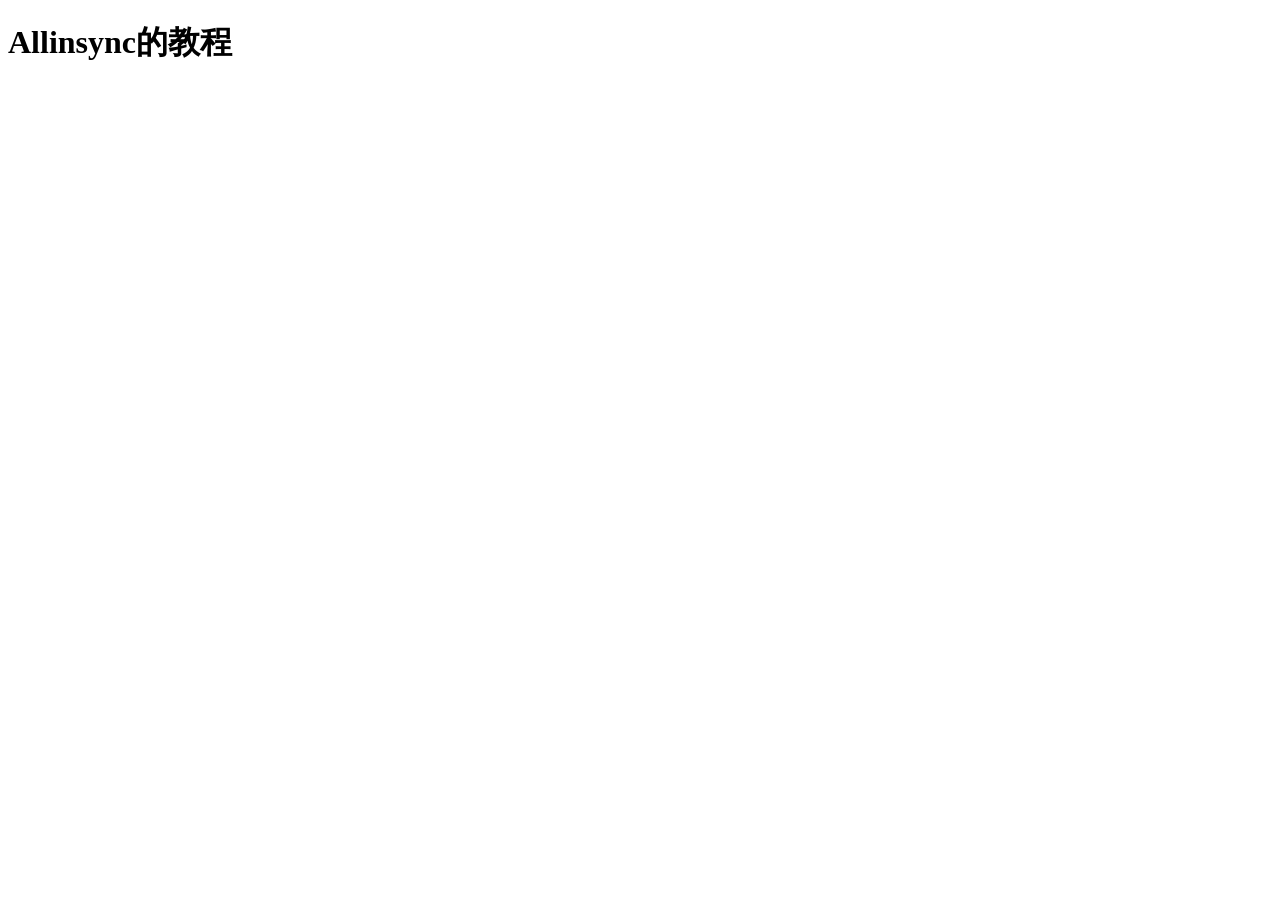
<file: index.html>
<!DOCTYPE html>
<html lang="en">
<head>
    <meta charset="UTF-8">
    <meta name="viewport" content="width=device-width, initial-scale=1.0">
    <title>JS指导书</title>
</head>
<body>
    <h1>Allinsync的教程</h1>
    <!--<script src="./chapter01.js"></script>-->
    <script src="./chapter02-Object.js"></script>
</body>
</html>
</file>
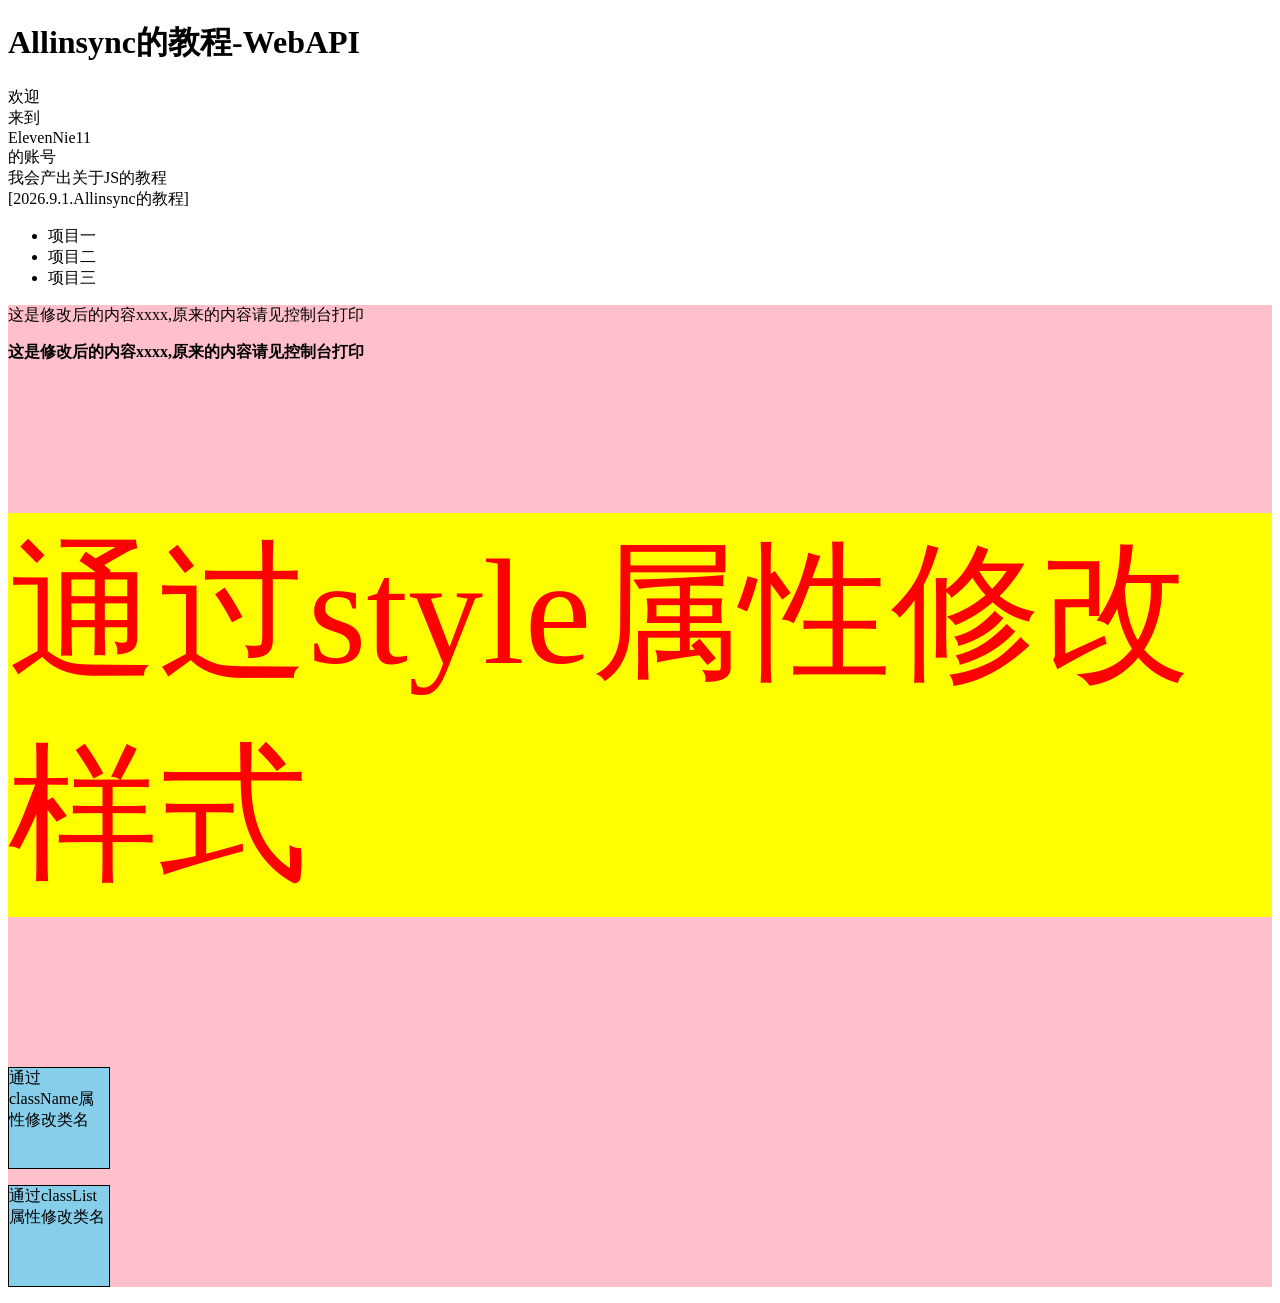
<file: Web-APIs/index.html>
<!DOCTYPE html>
<html lang="zh-CN">
<head>
    <meta charset="UTF-8">
    <meta name="viewport" content="width=device-width, initial-scale=1.0">
    <title>JS指导书</title>
    <link rel="stylesheet" href="../Web-APIs/style.css">
</head>
<body>
    <h1>Allinsync的教程-WebAPI</h1>

    <div id="div1">欢迎</div>
    <div class="div2">来到</div>
    <div id="div3">ElevenNie11</div>
    <div id="div3">的账号</div>
    <div class="div4">我会产出关于JS的教程</div>
    <nav class="div4">[2026.9.1.Allinsync的教程]</nav>

    <ul class = "projectList">
        <li>项目一</li>
        <li>项目二</li>
        <li>项目三</li>
    </ul>

    <main id="box">
        <p>原来这里是GitHub账号: ElevenNie11</p>
        <p>来看看innerHTML</p>
        <p>通过style属性修改样式</p>
        <p>通过className属性修改类名</p>
        <p>通过classList属性修改类名</p>
    </main>

    <script src="../Web-APIs/Chapter03-DOM.js">
        const firstLi = doucument.querySelector('ul li:first-child'); 
        console.log(firstLi.textContent); // 控制台打印: 项目一
    </script>

</body>
</html>
</file>
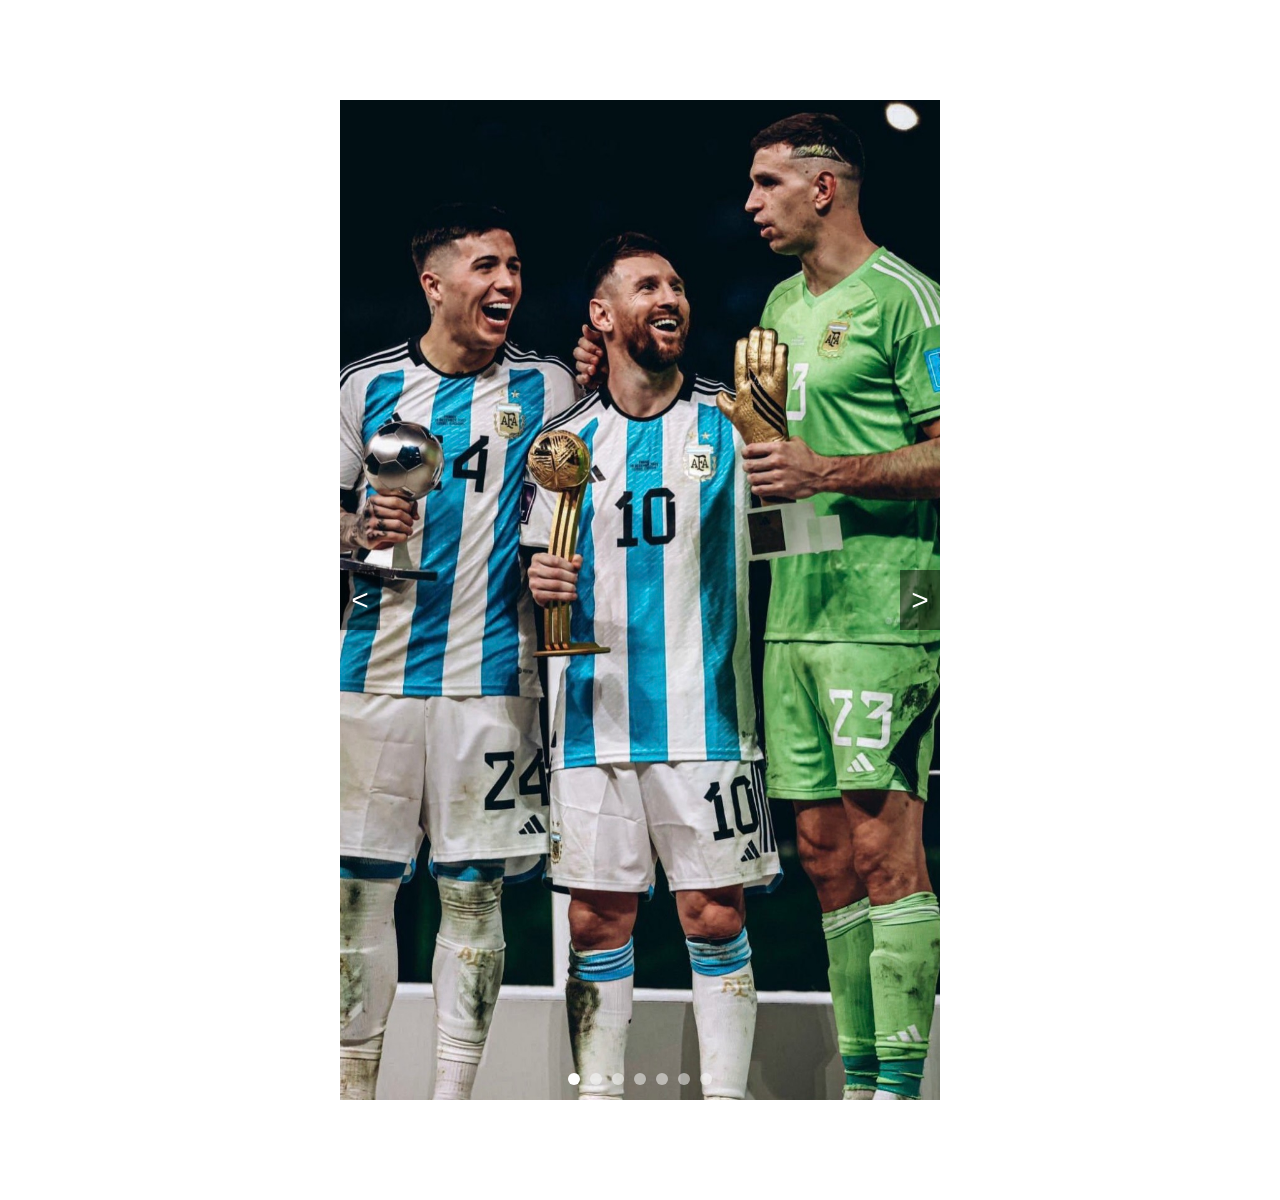
<file: 实战练习/练习01-轮播图/index.html>
<!DOCTYPE html>
<html lang="zh-CN">
<head>
    <meta charset="UTF-8">
    <meta name="viewport" content="width=device-width, initial-scale=1.0">
    <title>轮播图-ARG🩵</title>
    <link rel="stylesheet" href="../练习01-轮播图/style.css">
</head>

<body>
   <div class="carousel">
    <!-- 图片区域 -->
       <div class="images">
           <img src="../练习01-轮播图/Images/1.jpg" alt="图片1" class="active">
           <img src="../练习01-轮播图/Images/2.jpg" alt="图片2">
           <img src="../练习01-轮播图/Images/3.jpg" alt="图片3">
           <img src="../练习01-轮播图/Images/4.jpg" alt="图片4">
           <img src="../练习01-轮播图/Images/5.jpg" alt="图片5">
           <img src="../练习01-轮播图/Images/6.jpg" alt="图片6">
           <img src="../练习01-轮播图/Images/7.jpg" alt="图片7">
       </div> <!--图片区域结束-->

    <!--按钮区域-->
         <button class="prev">&lt;</button>  <!-- &lt;是代表< -->
         <button class="next">&gt;</button>  <!-- &gt;是代表> -->

    <!--小圆点-->
         <div class="dots">
             <span class="active"></span>
             <span></span>
             <span></span>
             <span></span>
             <span></span>
             <span></span>
             <span></span>
         </div><!--小圆点结束-->

   </div><!--轮播图结束-->

   <!--轮播图脚本-->
    <script src="../练习01-轮播图/lunboScript.js"></script>
</body>
</html>
</file>
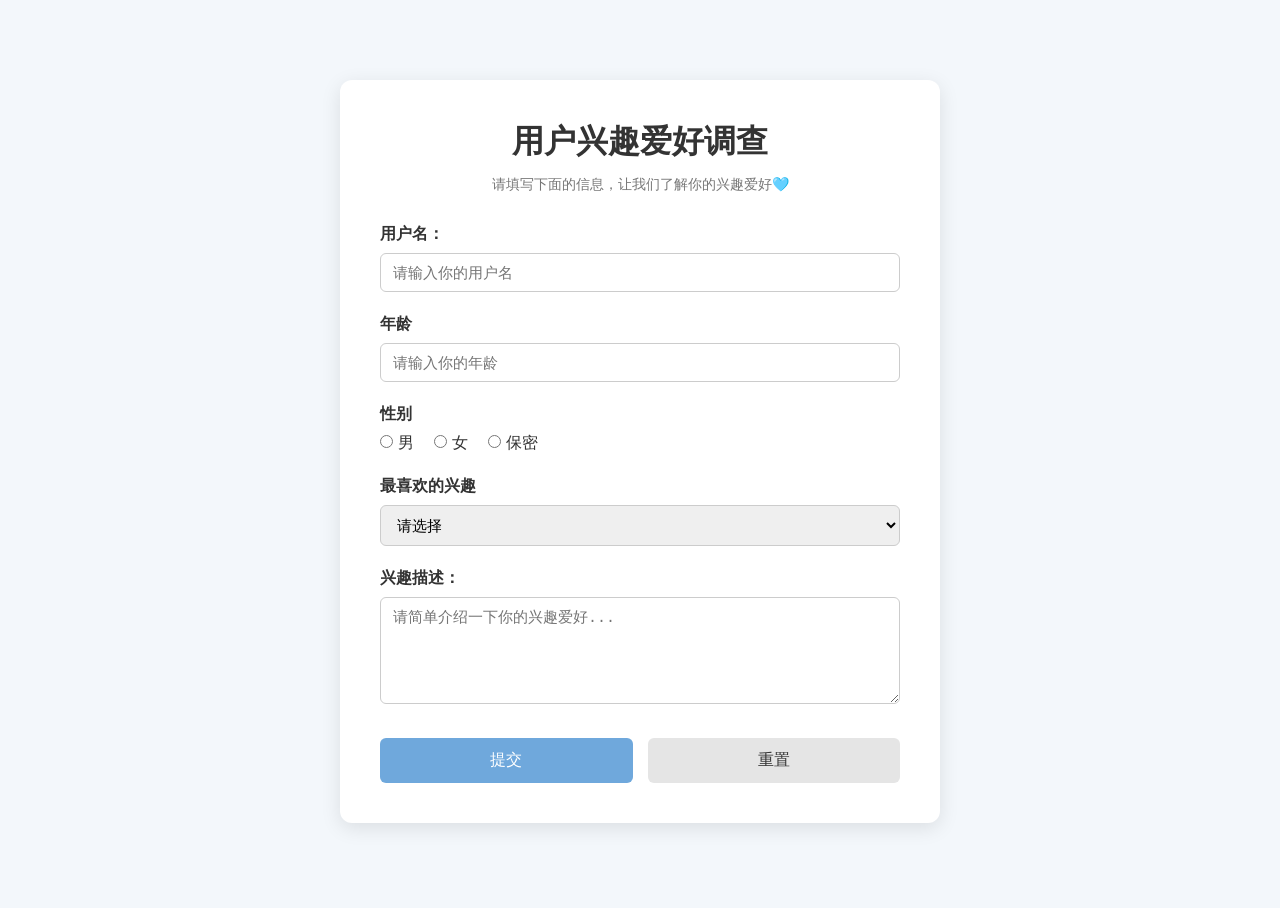
<file: 实战练习/练习02-用户兴趣爱好收集/index.html>
<!DOCTYPE html>
<html lang="zh-CN">
<head>
    <meta charset="UTF-8">
    <meta name="viewport" content="width=device-width, initial-scale=1.0">
    <title>用户兴趣爱好收集</title>
    <link rel="stylesheet" href="../练习02-用户兴趣爱好收集/style.css">
</head>
<body>
    <div class="container">
        <h1>用户兴趣爱好调查</h1>
        <p class="description">请填写下面的信息，让我们了解你的兴趣爱好🩵</p>
        <!--表单form-->
        <form id="interestForm">
            <!--1.-->
            <div class="form-item">
                <!--for="username"表示：这个label对应的是id="username"的表单元素-->
                <!--重要！！！--><!--for匹配的是id，而不是name-->
                <label for="username">用户名：</label>
                <!--表单提交时，name告诉服务器这个数据叫什么名字(键值对)-->
                <input type="text" id="username" name="username" placeholder="请输入你的用户名">
            </div>

            <!--2.-->
            <div class="form-item">
                <label for="age">年龄</label>
                <!--min和max限制年龄范围-->
                <input type="number" id="age" name="age" min="18" max="100" placeholder="请输入你的年龄">
            </div>

            <!--3.-->
            <div class="form-item">
                <label>性别</label>
                <!--选项-->
                <div class="options">
                    <label><input type="radio" name="gender" value="男">男</label>
                    <label><input type="radio" name="gender" value="女">女</label>
                    <label><input type="radio" name="gender" value="保密">保密</label>
                </div>
            </div>

            <!--4.兴趣下拉选择框-->
            <div class="form-item">
                <label for="favorite">最喜欢的兴趣</label>
                <select id="favorite" name="favorite">
                    <option value="">请选择</option>
                        <option value="游戏">游戏</option>
                        <option value="音乐">音乐</option>
                        <option value="电影">电影</option>
                        <option value="运动">运动</option>
                        <option value="编程">编程</option>
                        <option value="阅读">阅读</option>
                </select>
            </div>

            <!--5.-->
            <div class="form-item">
                <label for="description">兴趣描述：</label>
                <textarea id="description" name="description" rows="5" placeholder="请简单介绍一下你的兴趣爱好..."></textarea>
            </div>

            <!--提交按钮/重置按钮-->
            <div class="buttons">
                <button type="submit">提交</button>
                <button type="reset">重置</button>
            </div>
        </form><!--表单大容器结束-->
    </div> 
    
    <script src="../练习02-用户兴趣爱好收集/hobbiesScript.js"></script>
</body>
</html>


<!--JS笔记（一）-->
<!-- <label>里的for和<input>里的id的关系-->
<!--这俩是配套使用的。但是for不是让JS获取数据用的-->
<!--for的作用：当点击“用户名”三个字的时候，会自动获取用户名输入框的焦点-->
<!--如果没有for，页面当然会正常显示，但是就不会自动让输入框获得焦点-->

<!--JS笔记（二）-->
<!--name适用于HTML表单的“原生提交机制”（当我们没有写任何的JS代码的时候）-->
<!--用户填写：
            用户名：Eleven
            年龄：  19
-->

<!--HTML收集表单数据：
            username=Eleven
            age=20
    这个时候就是HTML里的name起了作用：name="username" name="age"
-->


<!--JS笔记（三）：表单数据收集-->
<!--方法1. HTML原生提交：name很重要！！！-->
<!--方法2. 开发者自己用JS获取数据（练习02本例就是用的方法2）-->
</file>
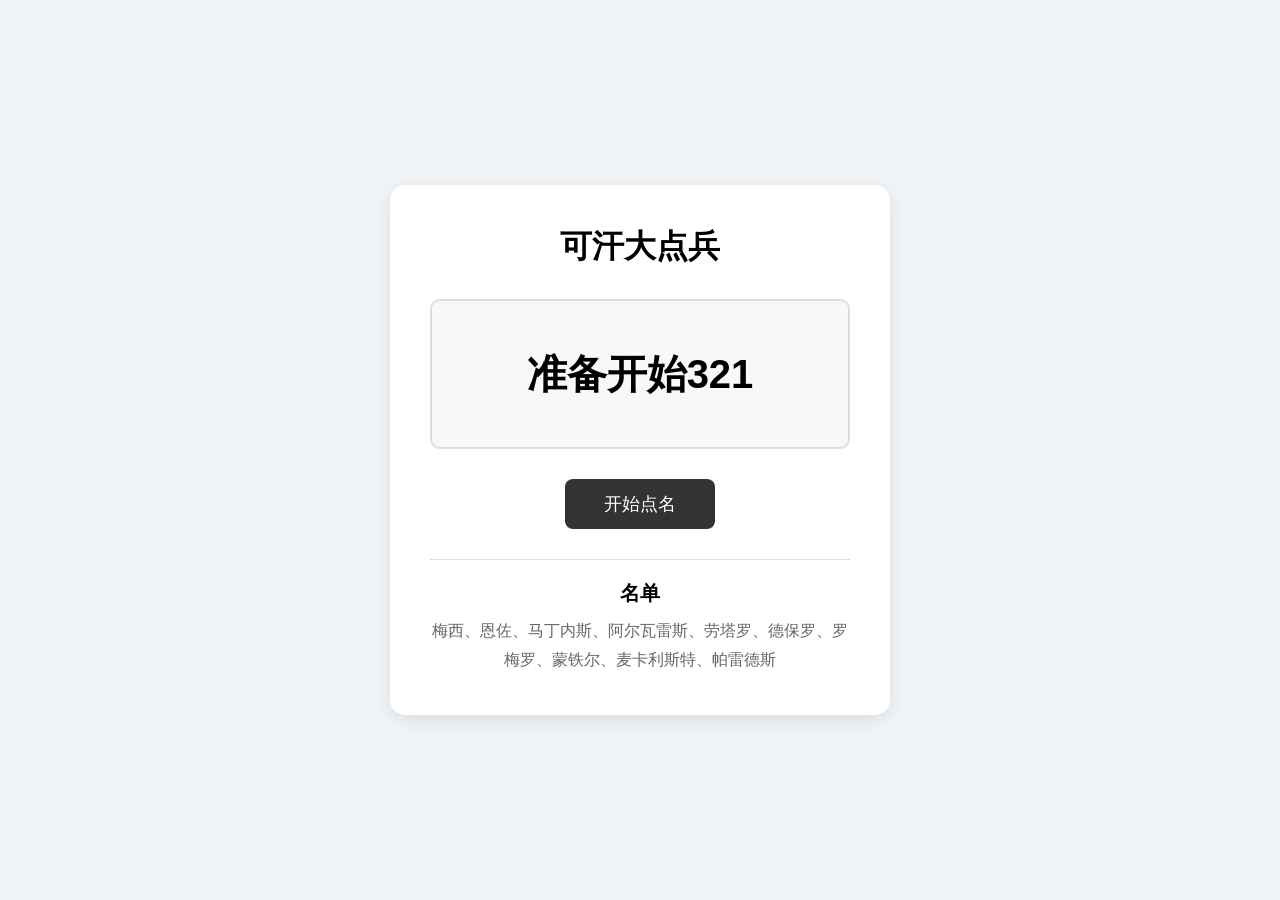
<file: 实战练习/练习03-学生随机点名/index.html>
<!DOCTYPE html>
<html lang="zh-CN">
<head>
    <meta charset="UTF-8">
    <meta name="viewport" content="width=device-width, initial-scale=1.0">
    <title>随机点名</title>
    <link rel="stylesheet" href="../练习03-学生随机点名/style.css">
</head>
<body>
    <div class="container">
        <h1>可汗大点兵</h1>
        <div class="name-box">
            <span id="name">准备开始321</span>
        </div>
        <button id="startButton">开始点名</button>
        <div class="student-list">
            <h2>名单</h2>
            <p id="student">梅西、恩佐、马丁内斯、阿尔瓦雷斯、劳塔罗、德保罗、罗梅罗、蒙铁尔、麦卡利斯特、帕雷德斯</p>
        </div>
    </div>
    <script src="../练习03-学生随机点名/random.js"></script>
</body>
</html>
</file>
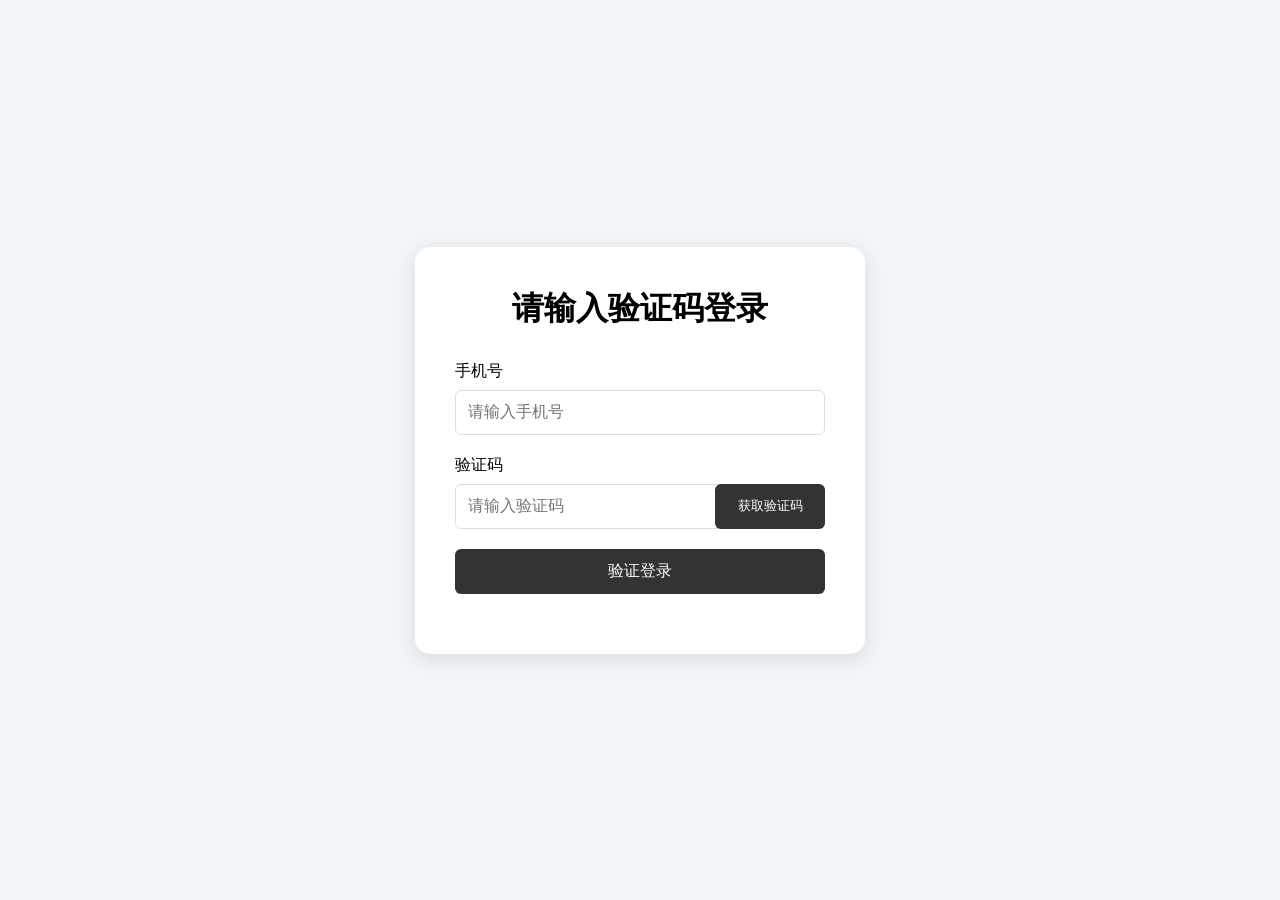
<file: 实战练习/练习04-验证码发送接收/index.html>
<!DOCTYPE html>
<html lang="zh-CN">
<head>
    <meta charset="UTF-8">
    <meta name="viewport" content="width=device-width, initial-scale=1.0">
    <title>验证码界面</title>
    <link rel="stylesheet" href="../练习04-验证码发送接收/style.css">
</head>
    <div class="container">
        <h1>请输入验证码登录</h1>
        <div class="form-item">
            <label for="phone">手机号</label>
            <input type="text" id="phone" placeholder="请输入手机号">
        </div>

        <!--一个div里的元素都在同一行-->
        <div class="form-item code-item">
            <label for="code">验证码</label>
            <input type="text" id="code" placeholder="请输入验证码">
            <button id="getCodeButton">获取验证码</button>
        </div>

        <button id="loginButton">验证登录</button>
        
        <p id="message"><!--用JS代码动态生成登录成功与否--></p>
    </div>
    <!--模拟发送验证码：在控制台查看验证码-->
<body>
    <script src="../练习04-验证码发送接收/verification-code.js"></script>
</body>
</html>
</file>
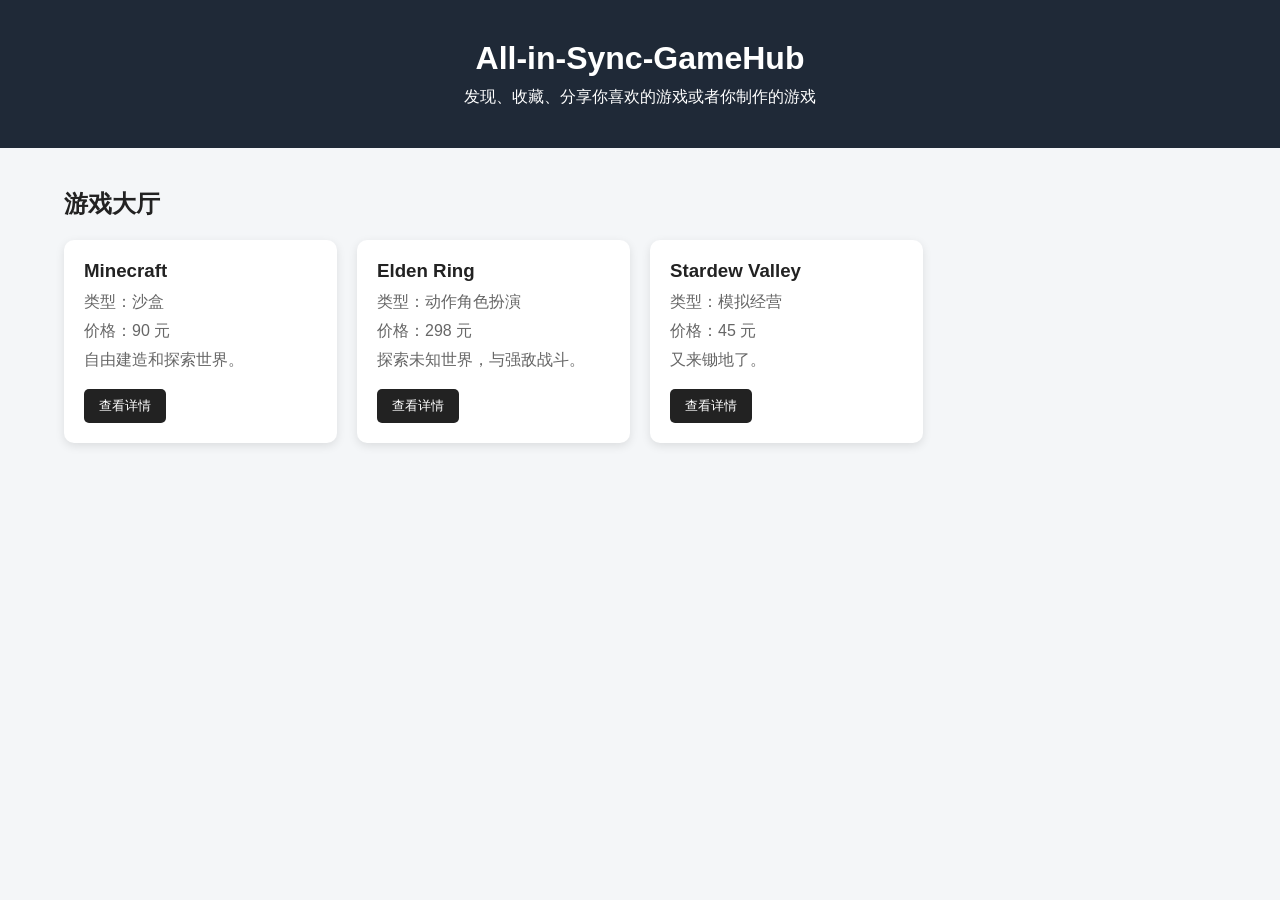
<file: 实战练习/练习05-游戏展示/index.html>
<!DOCTYPE html>
<html lang="en">
<head>
    <meta charset="UTF-8">
    <meta name="viewport" content="width=device-width, initial-scale=1.0">
    <title>GameHub</title>
    <link rel="stylesheet" href="../练习05-游戏展示/style.css">
</head>
<body>
    <header class="header">
        <h1>All-in-Sync-GameHub</h1>
        <p>发现、收藏、分享你喜欢的游戏或者你制作的游戏</p>
    </header>
    <main class="container">
        <section class="games-section">
            <h2>游戏大厅</h2>
            <div id="game-list" class="game-list">
                <!--用JS动态生成-->
            </div>
        </section>
    </main>
    <script src="../练习05-游戏展示/data/data.js"></script>
    <script src="../练习05-游戏展示/gamehub.js"></script>
</body>
</html>
</file>
<file: Web-APIs/style.css>
/*在CSS里写好样式，再在JS里通过className来修改元素的类名*/
.box4{
    width: 100px;
    height: 100px;
    background-color: skyblue;
    border: 1px solid black;
}
</file>
<file: 实战练习/练习01-轮播图/style.css>
*{
    margin: 0;
    padding: 0;
    box-sizing: border-box;
}

.carousel{
    width: 600px;
    height: 1000px;
    margin: 100px auto;
    position: relative;
    overflow: hidden;
}

/*轮播图图片容器样式*/
.images{
    width: 100%;
    height: 100%;
    position: relative;
}

/*所有图片*/
.images img{
    width: 100%;
    height: 100%;
    position: absolute;
    object-fit: cover;
    opacity: 0;
    transition: opacity 1s ease-in-out;
}

/*当前显示的图片*/
/*找到.images里面的所有同时拥有<img>标签和active类的元素*/
.images img.active{
    opacity: 1;
}

/*按钮*/
.prev,
.next{
    position: absolute;
    top: 50%;
    transform: translateY(-50%);
    background-color: rgba(0, 0, 0, 0.5);
    color: white;
    border: none;
    width: 40px;
    height: 60px;
    padding: 10px;
    cursor: pointer;
    font-size: 30px;
}

.prev{
    left: 0;
}

.next{
    right: 0;
}

/*小圆点容器*/
.dots{
    position: absolute;
    bottom: 15px;
    left: 50%;
    transform: translateX(-50%);
    display: flex;
}

/*小圆点*/
.dots span{
    display: inline-block;
    width: 12px;
    height: 12px;
    margin: 0 5px;
    border-radius: 50%;
    background-color: white;
    opacity: 0.5;
    cursor: pointer;
}

.dots span.active{
    opacity: 1;
}
</file>
<file: 实战练习/练习02-用户兴趣爱好收集/style.css>
/* css样式由ai辅助完成 */

* {
    margin: 0;
    padding: 0;
    box-sizing: border-box;
}

body {
    font-family: Arial, "Microsoft YaHei", sans-serif;
    background-color: #f3f7fb;
    color: #333;
}

/* 表单大容器 */
.container {
    width: 600px;
    margin: 80px auto;
    padding: 40px;
    background-color: white;
    border-radius: 12px;
    box-shadow: 0 5px 20px rgba(0, 0, 0, 0.1);
}

/* 标题 */
h1 {
    text-align: center;
    margin-bottom: 12px;
    color: #333;
}

/* 描述文字 */
.description {
    text-align: center;
    margin-bottom: 30px;
    color: #777;
    font-size: 14px;
}

/* 每一个表单项目 */
.form-item {
    margin-bottom: 22px;
}

/* 表单标签 */
.form-item > label {
    display: block;
    margin-bottom: 8px;
    font-weight: bold;
}

/* 文本框、数字框、下拉框 */
input[type="text"],
input[type="number"],
select,
textarea {
    width: 100%;
    padding: 10px 12px;
    border: 1px solid #ccc;
    border-radius: 6px;
    font-size: 15px;
    outline: none;
}

/* 输入框获得焦点时 */
input[type="text"]:focus,
input[type="number"]:focus,
select:focus,
textarea:focus {
    border-color: #6fa8dc;
    box-shadow: 0 0 5px rgba(111, 168, 220, 0.3);
}

/* 性别选项 */
.options {
    display: flex;
    gap: 20px;
}

/* 性别选项中的 label */
.options label {
    font-weight: normal;
    cursor: pointer;
}

/* 单选框 */
.options input[type="radio"] {
    margin-right: 5px;
}

/* 文本域 */
textarea {
    resize: vertical;
}

/* 按钮区域 */
.buttons {
    display: flex;
    gap: 15px;
    margin-top: 30px;
}

/* 按钮 */
button {
    flex: 1;
    padding: 12px;
    border: none;
    border-radius: 6px;
    font-size: 16px;
    cursor: pointer;
}

/* 提交按钮 */
button[type="submit"] {
    background-color: #6fa8dc;
    color: white;
}

/* 重置按钮 */
button[type="reset"] {
    background-color: #e5e5e5;
    color: #333;
}

/* 鼠标放到按钮上 */
button:hover {
    opacity: 0.8;
}
</file>
<file: 实战练习/练习03-学生随机点名/style.css>
/*css样式由ai辅助完成*/
* {
    margin: 0;
    padding: 0;
    box-sizing: border-box;
}

body {
    min-height: 100vh;
    display: flex;
    justify-content: center;
    align-items: center;
    background-color: #f2f5f8;
    font-family: Arial, sans-serif;
}

.container {
    width: 500px;
    padding: 40px;
    background-color: white;
    border-radius: 15px;
    text-align: center;
    box-shadow: 0 5px 20px rgba(0, 0, 0, 0.1);
}

h1 {
    margin-bottom: 30px;
}

.name-box {
    width: 100%;
    height: 150px;
    display: flex;
    justify-content: center;
    align-items: center;
    margin-bottom: 30px;
    border: 2px solid #ddd;
    border-radius: 10px;
    background-color: #f8f8f8;
}

#name {
    font-size: 40px;
    font-weight: bold;
}

#startButton {
    width: 150px;
    height: 50px;
    border: none;
    border-radius: 8px;
    background-color: #333;
    color: white;
    font-size: 18px;
    cursor: pointer;
}

#startButton:hover {
    background-color: #555;
}

.student-list {
    margin-top: 30px;
    padding-top: 20px;
    border-top: 1px solid #ddd;
}

.student-list h2 {
    margin-bottom: 10px;
    font-size: 20px;
}

.student-list p {
    line-height: 1.8;
    color: #666;
}
</file>
<file: 实战练习/练习04-验证码发送接收/style.css>
/*css样式由ai辅助完成*/
* {
    margin: 0;
    padding: 0;
    box-sizing: border-box;
}

body {
    min-height: 100vh;
    display: flex;
    justify-content: center;
    align-items: center;
    background-color: #f2f5f8;
    font-family: Arial, sans-serif;
}

.container {
    width: 450px;
    padding: 40px;
    background-color: white;
    border-radius: 15px;
    box-shadow: 0 5px 20px rgba(0, 0, 0, 0.1);
}

h1 {
    margin-bottom: 30px;
    text-align: center;
}

.form-item {
    margin-bottom: 20px;
}

.form-item label {
    display: block;
    margin-bottom: 8px;
}

.form-item input {
    width: 100%;
    height: 45px;
    padding: 0 12px;
    border: 1px solid #ddd;
    border-radius: 6px;
    font-size: 16px;
}

.code-item {
    position: relative;
}

.code-item input {
    padding-right: 120px;
}

#getCodeButton {
    position: absolute;
    right: 0;
    bottom: 0;
    width: 110px;
    height: 45px;
    border: none;
    border-radius: 6px;
    background-color: #333;
    color: white;
    cursor: pointer;
}

#getCodeButton:disabled {
    background-color: #aaa;
    cursor: not-allowed;
}

#loginButton {
    width: 100%;
    height: 45px;
    border: none;
    border-radius: 6px;
    background-color: #333;
    color: white;
    font-size: 16px;
    cursor: pointer;
}

#message {
    margin-top: 20px;
    text-align: center;
}
</file>
<file: 实战练习/练习05-游戏展示/style.css>
/*css由AI辅助生成*/
* {
    margin: 0;
    padding: 0;
    box-sizing: border-box;
}

body {
    background-color: #f4f6f8;
    font-family: Arial, sans-serif;
    color: #222;
}

.header {
    padding: 40px;
    text-align: center;
    background-color: #1f2937;
    color: white;
}

.header h1 {
    margin-bottom: 10px;
}

.container {
    width: 1200px;
    max-width: 90%;
    margin: 40px auto;
}

.games-section h2 {
    margin-bottom: 20px;
}

.game-list {
    display: grid;
    grid-template-columns: repeat(4, 1fr);
    gap: 20px;
}

.game-card {
    padding: 20px;
    background-color: white;
    border-radius: 10px;
    box-shadow: 0 3px 10px rgba(0, 0, 0, 0.1);
}

.game-card h3 {
    margin-bottom: 10px;
}

.game-card p {
    margin-bottom: 8px;
    color: #666;
}

.game-card button {
    margin-top: 10px;
    padding: 8px 15px;
    border: none;
    border-radius: 5px;
    background-color: #222;
    color: white;
    cursor: pointer;
}
</file>
